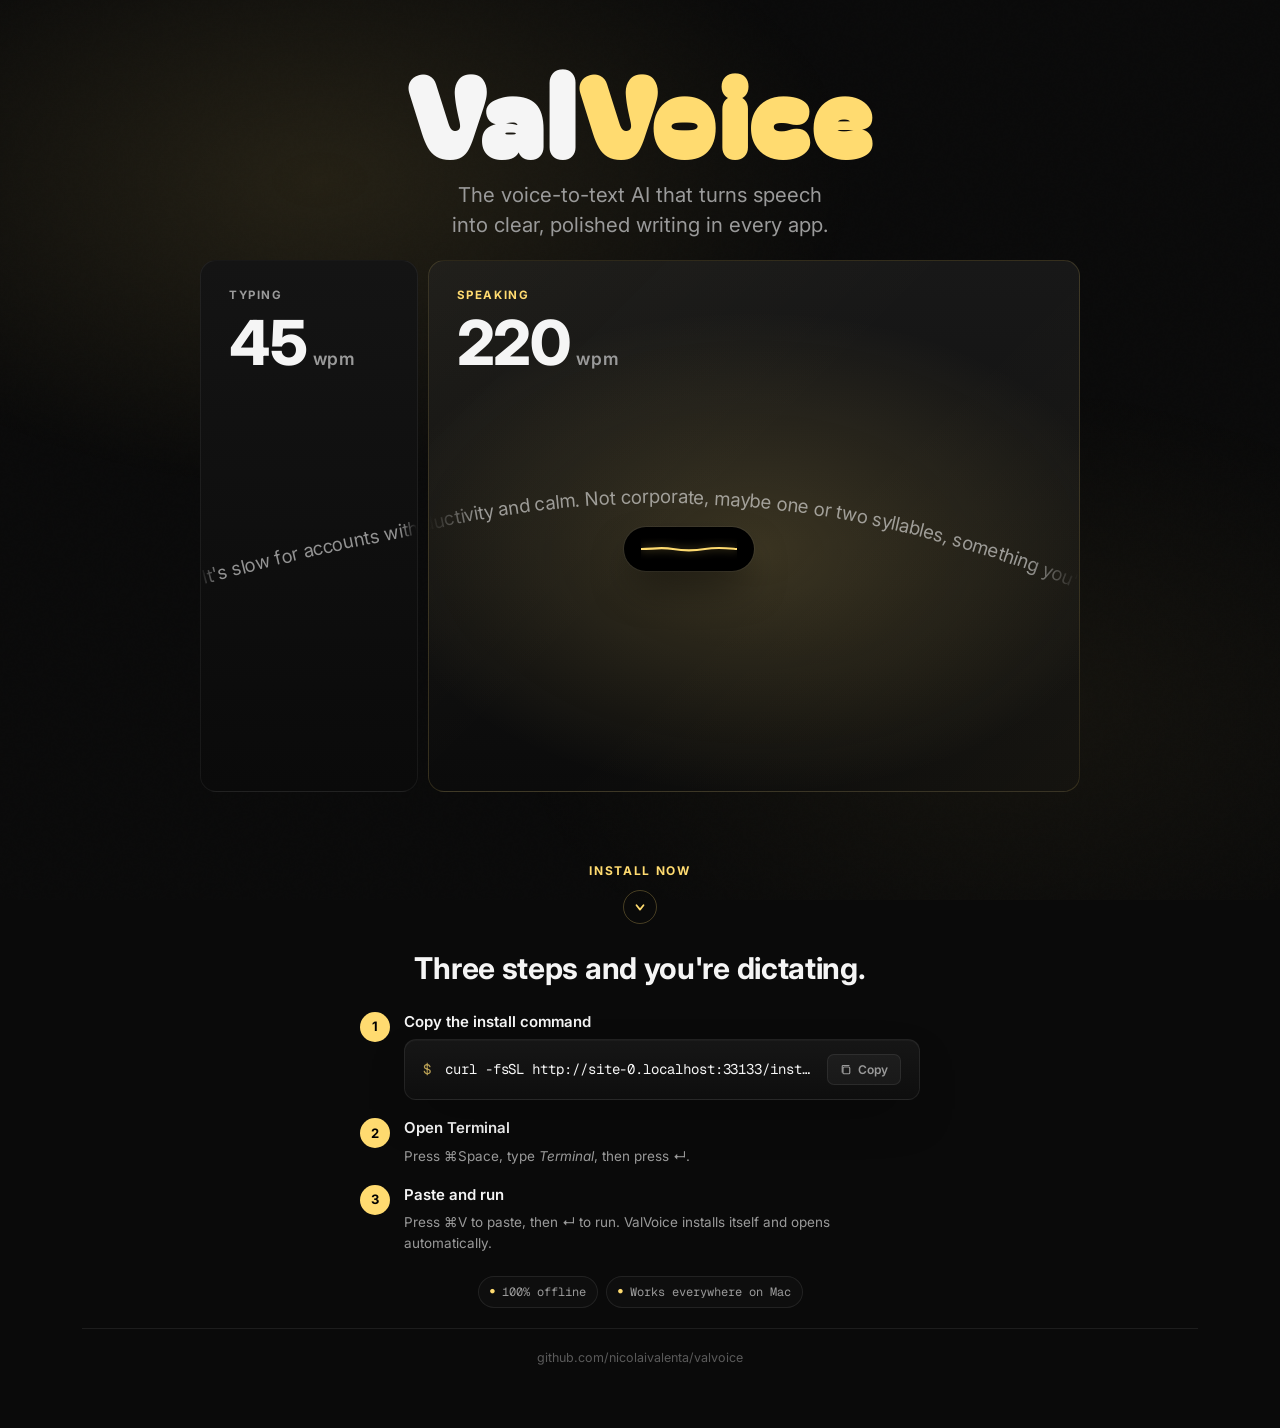
<file: web/index.html>
<!DOCTYPE html>
<html lang="en">
<head>
<meta charset="UTF-8">
<meta name="viewport" content="width=device-width, initial-scale=1">
<title>ValVoice</title>
<meta name="description" content="The voice-to-text AI that turns speech into clear, polished writing in every app. Free, offline dictation for Mac.">

<link rel="icon" type="image/png" sizes="32x32" href="/favicon-32.png">
<link rel="icon" type="image/png" sizes="64x64" href="/favicon-64.png">
<link rel="apple-touch-icon" href="/apple-touch-icon.png">

<meta property="og:title" content="ValVoice">
<meta property="og:description" content="The voice-to-text AI that turns speech into clear, polished writing in every app.">
<meta property="og:type" content="website">
<meta property="og:url" content="https://valvoice.pages.dev/">
<meta property="og:image" content="https://valvoice.pages.dev/og-image.png">
<meta property="og:image:width" content="1200">
<meta property="og:image:height" content="630">
<meta property="og:image:alt" content="ValVoice — voice-to-text AI for macOS">
<meta property="og:site_name" content="ValVoice">

<meta name="twitter:card" content="summary_large_image">
<meta name="twitter:title" content="ValVoice">
<meta name="twitter:description" content="The voice-to-text AI that turns speech into clear, polished writing in every app.">
<meta name="twitter:image" content="https://valvoice.pages.dev/og-image.png">

<link rel="preconnect" href="https://fonts.googleapis.com">
<link rel="preconnect" href="https://fonts.gstatic.com" crossorigin>
<link href="https://fonts.googleapis.com/css2?family=Bagel+Fat+One&family=Geist+Mono:wght@400;500&family=Inter:wght@400;500;600;700&display=swap" rel="stylesheet">

<style>
  :root {
    --yellow: #ffdb70;
    --yellow-2: #ffe493;
    --yellow-dim: #e8c055;
    --bg: #0a0a0a;
    --bg-2: #121212;
    --panel: #1a1a1a;
    --panel-2: #202020;
    --fg: #f5f5f5;
    --fg-muted: #9a9a9a;
    --fg-dim: #5a5a5a;
    --border: rgba(255,255,255,0.08);
    --mono: 'Geist Mono', ui-monospace, 'SF Mono', Menlo, monospace;
    --sans: 'Inter', -apple-system, BlinkMacSystemFont, system-ui, sans-serif;
    --display: 'Bagel Fat One', system-ui, sans-serif;
  }

  * { box-sizing: border-box; margin: 0; padding: 0; }

  html { scroll-behavior: smooth; }
  html, body {
    min-height: 100vh;
    background: var(--bg);
    color: var(--fg);
    font-family: var(--sans);
    font-size: 16px;
    line-height: 1.5;
    -webkit-font-smoothing: antialiased;
    -moz-osx-font-smoothing: grayscale;
    overflow-x: hidden;
  }

  body::before {
    content: "";
    position: fixed;
    inset: 0;
    background:
      radial-gradient(ellipse 900px 520px at 25% 20%, rgba(255, 219, 112, 0.11), transparent 60%),
      radial-gradient(ellipse 720px 460px at 78% 78%, rgba(255, 219, 112, 0.05), transparent 70%);
    pointer-events: none;
    z-index: 0;
  }

  body::after {
    content: "";
    position: fixed;
    inset: 0;
    background-image: url("data:image/svg+xml;utf8,<svg viewBox='0 0 200 200' xmlns='http://www.w3.org/2000/svg'><filter id='n'><feTurbulence type='fractalNoise' baseFrequency='0.9' numOctaves='2' stitchTiles='stitch'/></filter><rect width='100%' height='100%' filter='url(%23n)' opacity='0.5'/></svg>");
    opacity: 0.035;
    pointer-events: none;
    z-index: 1;
    mix-blend-mode: overlay;
  }

  .page {
    position: relative;
    z-index: 2;
    max-width: 1180px;
    margin: 0 auto;
    padding: 14px 32px 60px;
    min-height: 100vh;
    display: flex;
    flex-direction: column;
    gap: 20px;
  }

  /* ── Header ──────────────────────────────────────── */
  header {
    display: flex;
    justify-content: space-between;
    align-items: center;
    min-height: 24px; /* preserve layout space even when empty */
  }
  .brand-small {
    display: flex;
    align-items: center;
    gap: 10px;
    font-size: 14px;
    font-weight: 500;
    color: var(--fg-muted);
  }
  .brand-small .tile {
    width: 24px; height: 24px;
    background: var(--yellow);
    border-radius: 6px;
    display: grid; place-items: center;
    font-family: var(--display);
    color: #000;
    font-size: 18px;
    line-height: 0;
    padding-bottom: 3px;
  }
  header a {
    color: var(--fg-muted);
    text-decoration: none;
    font-size: 13px;
    font-weight: 500;
    transition: color 0.15s;
  }
  header a:hover { color: var(--fg); }

  /* ── Hero ────────────────────────────────────────── */
  .hero {
    text-align: center;
    display: flex;
    flex-direction: column;
    align-items: center;
    gap: 16px;
    max-width: 720px;
    margin: 0 auto;
    padding-top: 0;
  }

  .wordmark {
    font-family: var(--display);
    font-size: clamp(64px, 9vw, 112px);
    line-height: 0.95;
    letter-spacing: 0.04em;
    color: var(--fg);
  }
  .wordmark .accent { color: var(--yellow); }

  .tagline {
    font-size: clamp(18px, 1.6vw, 22px);
    line-height: 1.45;
    color: var(--fg-muted);
    font-weight: 400;
    max-width: 520px;
  }

  .scroll-hint-wrap {
    align-self: center;
    display: flex;
    flex-direction: column;
    align-items: center;
    gap: 10px;
    text-decoration: none;
    transform: translateY(50px);
  }
  .scroll-hint-label {
    font-family: var(--sans);
    font-size: 12px;
    font-weight: 700;
    letter-spacing: 0.14em;
    text-transform: uppercase;
    color: var(--yellow);
  }
  .scroll-hint {
    display: inline-flex;
    align-items: center;
    justify-content: center;
    width: 34px;
    height: 34px;
    border-radius: 50%;
    border: 1px solid rgba(255, 219, 112, 0.25);
    color: var(--yellow);
    animation: scrollBounce 1.9s ease-in-out infinite;
    background: transparent;
  }
  .scroll-hint svg { width: 14px; height: 14px; }
  .scroll-hint:hover {
    border-color: rgba(255, 219, 112, 0.55);
    background: rgba(255, 219, 112, 0.07);
  }
  @keyframes scrollBounce {
    0%, 100% { transform: translateY(0);   opacity: 0.7; }
    50%      { transform: translateY(5px); opacity: 1;   }
  }

  /* ── Download section (appears after showcase) ───── */
  .download {
    display: flex;
    flex-direction: column;
    align-items: center;
    gap: 18px;
    max-width: 640px;
    margin: 0 auto;
    text-align: center;
    padding-top: 20px;
  }
  .download-label {
    font-family: var(--sans);
    font-size: 12px;
    font-weight: 700;
    letter-spacing: 0.14em;
    text-transform: uppercase;
    color: var(--yellow);
  }
  .download-heading {
    font-family: var(--sans);
    font-size: clamp(22px, 2.4vw, 30px);
    font-weight: 700;
    line-height: 1.2;
    color: var(--fg);
    letter-spacing: -0.01em;
    max-width: 520px;
  }

  /* Sequential install steps */
  .steps {
    list-style: none;
    display: flex;
    flex-direction: column;
    gap: 18px;
    width: 100%;
    max-width: 560px;
    text-align: left;
    counter-reset: step;
    margin-top: 8px;
  }
  .step {
    display: grid;
    grid-template-columns: 30px 1fr;
    gap: 14px;
    align-items: start;
  }
  .step::before {
    counter-increment: step;
    content: counter(step);
    width: 30px;
    height: 30px;
    display: grid;
    place-items: center;
    border-radius: 50%;
    background: var(--yellow);
    color: #000;
    font-family: var(--sans);
    font-weight: 700;
    font-size: 13px;
    line-height: 1;
  }
  .step-body {
    display: flex;
    flex-direction: column;
    gap: 8px;
    min-width: 0;
  }
  .step-title {
    font-family: var(--sans);
    font-size: 15px;
    font-weight: 600;
    color: var(--fg);
    line-height: 1.3;
  }
  .step-detail {
    font-size: 13.5px;
    color: var(--fg-muted);
    line-height: 1.55;
  }
  .step .install { max-width: none; }

  .install {
    position: relative;
    background: linear-gradient(180deg, #161616 0%, #0e0e0e 100%);
    border: 1px solid var(--border);
    border-radius: 12px;
    padding: 14px 18px;
    display: flex;
    align-items: center;
    gap: 14px;
    box-shadow: 0 1px 0 rgba(255,255,255,0.03) inset, 0 20px 50px -20px rgba(0,0,0,0.6);
    width: 100%;
    max-width: 560px;
  }
  .install::before {
    content: "$";
    font-family: var(--mono);
    font-size: 14px;
    color: var(--yellow);
    opacity: 0.7;
  }
  .install code {
    flex: 1;
    font-family: var(--mono);
    font-size: 14px;
    color: var(--fg);
    letter-spacing: -0.005em;
    white-space: nowrap;
    overflow: hidden;
    text-overflow: ellipsis;
  }
  .copy-btn {
    display: inline-flex;
    align-items: center;
    gap: 6px;
    padding: 7px 12px;
    font-family: var(--sans);
    font-size: 12px;
    font-weight: 600;
    color: var(--fg-muted);
    background: rgba(255,255,255,0.04);
    border: 1px solid var(--border);
    border-radius: 7px;
    cursor: pointer;
    transition: all 0.15s ease;
    white-space: nowrap;
  }
  .copy-btn:hover {
    color: var(--yellow);
    border-color: rgba(255, 219, 112, 0.3);
    background: rgba(255, 219, 112, 0.06);
  }
  .copy-btn[data-copied="true"] {
    color: #000;
    background: var(--yellow);
    border-color: var(--yellow);
  }
  .copy-btn svg { width: 12px; height: 12px; }

  .helper {
    font-size: 13px;
    color: var(--fg-muted);
    line-height: 1.55;
  }
  .helper .kbd {
    display: inline-block;
    font-family: var(--mono);
    font-size: 11.5px;
    padding: 1px 6px;
    background: rgba(255,255,255,0.07);
    border: 1px solid var(--border);
    border-radius: 4px;
    color: var(--fg);
    margin: 0 1px;
    vertical-align: 1px;
  }

  .features {
    list-style: none;
    display: flex;
    flex-wrap: wrap;
    gap: 8px;
    margin-top: 4px;
  }
  .features li {
    font-family: var(--mono);
    font-size: 12px;
    color: var(--fg-muted);
    padding: 6px 11px;
    border: 1px solid var(--border);
    border-radius: 999px;
    background: rgba(255,255,255,0.02);
  }
  .features li::before {
    content: "●";
    color: var(--yellow);
    margin-right: 7px;
    font-size: 8px;
    vertical-align: 2px;
  }

  /* ── Showcase ────────────────────────────────────── */
  .showcase {
    position: relative;
    display: flex;
    justify-content: center;
  }

  /* Speed comparison — two cards, same passage, different scroll rates */
  .compare {
    width: 100%;
    max-width: 880px;
    height: 532px;
    display: grid;
    grid-template-columns: 1fr 3fr;
    gap: 10px;
  }
  .compare-card {
    position: relative;
    overflow: hidden;
    border-radius: 16px;
    border: 1px solid rgba(255, 255, 255, 0.06);
    padding: 26px 28px;
    display: flex;
    flex-direction: column;
  }
  .compare-keyboard {
    background: linear-gradient(180deg, #141414 0%, #0a0a0a 100%);
  }
  .compare-valvoice {
    background:
      radial-gradient(ellipse 90% 70% at 50% 55%, rgba(255, 219, 112, 0.18), transparent 65%),
      linear-gradient(135deg, rgba(255, 219, 112, 0.04) 0%, transparent 45%, transparent 55%, rgba(255, 219, 112, 0.04) 100%),
      linear-gradient(180deg, #181818 0%, #0b0b0b 100%);
    border-color: rgba(255, 219, 112, 0.14);
  }
  .compare-meta {
    position: relative;
    z-index: 3;
    display: flex;
    flex-direction: column;
    gap: 8px;
  }
  .compare-label {
    font-family: var(--sans);
    font-size: 11.5px;
    font-weight: 700;
    letter-spacing: 0.14em;
    text-transform: uppercase;
    color: var(--fg-muted);
  }
  .compare-valvoice .compare-label { color: var(--yellow); }
  .compare-number {
    font-family: var(--sans);
    font-size: clamp(34px, 5.6vw, 62px);
    font-weight: 800;
    line-height: 1;
    letter-spacing: -0.02em;
    color: var(--fg);
    display: flex;
    align-items: baseline;
    gap: 6px;
  }
  .compare-number em {
    font-size: 0.28em;
    font-style: normal;
    font-weight: 600;
    letter-spacing: 0.05em;
    color: var(--fg-muted);
    text-transform: lowercase;
  }
  /* One SVG per card. Paths are designed so the y-coord at the card
     boundary matches, keeping the continuous-arc look. Each card's
     overflow: hidden clips the SVG — nothing renders in the card gap. */
  .compare-band {
    position: absolute;
    inset: 0;
    width: 100%;
    height: 100%;
    pointer-events: none;
    z-index: 1;
    mask-image: linear-gradient(to right, transparent 0%, #000 8%, #000 92%, transparent 100%);
    -webkit-mask-image: linear-gradient(to right, transparent 0%, #000 8%, #000 92%, transparent 100%);
  }
  .compare-band text {
    font-family: var(--sans);
    font-size: 19px;
    font-weight: 400;
    fill: rgba(255, 255, 255, 0.55);
    letter-spacing: -0.005em;
  }
  .compare-valvoice .pill {
    top: auto;
    bottom: 220px;
    transform: translateX(calc(-50% - 65px));
    z-index: 4;
  }

  .window {
    width: 100%;
    max-width: 880px;
    background: var(--bg-2);
    border: 1px solid var(--border);
    border-radius: 12px;
    box-shadow:
      0 1px 0 rgba(255,255,255,0.04) inset,
      0 60px 120px -40px rgba(0,0,0,0.7),
      0 30px 60px -20px rgba(0,0,0,0.5);
    overflow: hidden;
  }

  .titlebar {
    height: 36px;
    background: #161616;
    border-bottom: 1px solid var(--border);
    display: flex;
    align-items: center;
    padding-left: 14px;
    gap: 8px;
  }
  .dot {
    width: 12px; height: 12px;
    border-radius: 50%;
    background: #3a3a3a;
  }
  .dot.red { background: #ff5f56; }
  .dot.yellow { background: #ffbd2e; }
  .dot.green { background: #27c93f; }

  .app-body {
    display: grid;
    grid-template-columns: 170px 1fr;
    height: 440px;
  }

  .sidebar {
    background: #101010;
    border-right: 1px solid var(--border);
    padding: 14px 10px;
    display: flex;
    flex-direction: column;
    gap: 3px;
    font-size: 12.5px;
  }
  .sidebar-brand {
    display: flex;
    align-items: center;
    gap: 8px;
    padding: 6px 10px 12px;
    font-weight: 600;
    color: var(--fg);
  }
  .sidebar-brand .s-tile {
    width: 18px; height: 18px;
    background: var(--yellow);
    border-radius: 5px;
    display: grid; place-items: center;
    font-family: var(--display);
    color: #000;
    font-size: 13px;
    line-height: 0;
    padding-bottom: 2px;
  }
  .nav-item {
    display: flex;
    align-items: center;
    gap: 9px;
    padding: 6px 10px;
    border-radius: 6px;
    color: var(--fg-muted);
    cursor: default;
  }
  .nav-item .i {
    width: 14px; height: 14px;
    border-radius: 3px;
    background: currentColor;
    opacity: 0.6;
    mask-repeat: no-repeat;
    mask-position: center;
    mask-size: contain;
  }
  /* svg-as-mask for nav icons — filled shapes matching the app's SF Symbol .fill variants */
  .nav-item .i.gauge   { mask-image: url("data:image/svg+xml;utf8,<svg xmlns='http://www.w3.org/2000/svg' viewBox='0 0 16 16'><path fill-rule='evenodd' d='M8 2a6 6 0 0 0-5.5 8.3l1.4-.6A4.5 4.5 0 0 1 8 3.5a4.5 4.5 0 0 1 4.1 6.3l1.4.6A6 6 0 0 0 8 2zm0 3.5a.6.6 0 0 0-.6.6v2.7a1 1 0 1 0 1.2 0V6.1A.6.6 0 0 0 8 5.5z' fill='black'/></svg>"); }
  .nav-item .i.wave    { mask-image: url("data:image/svg+xml;utf8,<svg xmlns='http://www.w3.org/2000/svg' viewBox='0 0 16 16'><g fill='black'><rect x='1.8' y='6.8' width='1.5' height='2.4' rx='.75'/><rect x='4.4' y='5' width='1.5' height='6' rx='.75'/><rect x='7' y='3' width='1.5' height='10' rx='.75'/><rect x='9.6' y='5' width='1.5' height='6' rx='.75'/><rect x='12.2' y='6.8' width='1.5' height='2.4' rx='.75'/></g></svg>"); }
  .nav-item .i.doc     { mask-image: url("data:image/svg+xml;utf8,<svg xmlns='http://www.w3.org/2000/svg' viewBox='0 0 16 16'><path d='M4 2a1 1 0 0 0-1 1v10a1 1 0 0 0 1 1h8a1 1 0 0 0 1-1V6l-4-4H4zm5 1 3 3H9V3z' fill='black'/></svg>"); }
  .nav-item .i.brain   { mask-image: url("data:image/svg+xml;utf8,<svg xmlns='http://www.w3.org/2000/svg' viewBox='0 0 16 16'><path d='M6.5 2.2a2.5 2.5 0 0 0-2.4 1.8 2 2 0 0 0-.9 3 2 2 0 0 0 1 3.3 2 2 0 0 0 2 2 2.5 2.5 0 0 0 2.3 1.5A.7.7 0 0 0 9 13V3.5a1.3 1.3 0 0 0-1.3-1.3h-1.2zM9.5 2.2a2.5 2.5 0 0 1 2.4 1.8 2 2 0 0 1 .9 3 2 2 0 0 1-1 3.3 2 2 0 0 1-2 2 2.5 2.5 0 0 1-2.3 1.5A.7.7 0 0 1 7 13V3.5a1.3 1.3 0 0 1 1.3-1.3h1.2z' fill='black'/></svg>"); }
  .nav-item .i.shield  { mask-image: url("data:image/svg+xml;utf8,<svg xmlns='http://www.w3.org/2000/svg' viewBox='0 0 16 16'><path d='M8 1.5 2.5 3.5v5c0 3.3 2.3 6 5.5 6.5 3.2-.5 5.5-3.2 5.5-6.5v-5L8 1.5z' fill='black'/></svg>"); }
  .nav-item .i.mic     { mask-image: url("data:image/svg+xml;utf8,<svg xmlns='http://www.w3.org/2000/svg' viewBox='0 0 16 16'><path d='M8 1.5a2.5 2.5 0 0 0-2.5 2.5v4a2.5 2.5 0 0 0 5 0V4A2.5 2.5 0 0 0 8 1.5zM4 7.5a.5.5 0 0 0-.5.5 4.5 4.5 0 0 0 4 4.47V14H5a.5.5 0 0 0 0 1h6a.5.5 0 0 0 0-1H8.5v-1.53A4.5 4.5 0 0 0 12.5 8a.5.5 0 0 0-1 0 3.5 3.5 0 0 1-7 0 .5.5 0 0 0-.5-.5z' fill='black'/></svg>"); }
  .nav-item .i.book    { mask-image: url("data:image/svg+xml;utf8,<svg xmlns='http://www.w3.org/2000/svg' viewBox='0 0 16 16'><path d='M5 2h7a.5.5 0 0 1 .5.5v11a.5.5 0 0 1-.5.5H5a1.5 1.5 0 0 1 0-3h6.5V2.5H5A1.5 1.5 0 0 0 3.5 4v8.5A1.5 1.5 0 0 0 5 14h7v1H5a2.5 2.5 0 0 1-2.5-2.5V4A2.5 2.5 0 0 1 5 1.5h.1a.5.5 0 0 1 0 .5z' fill='black'/></svg>"); }
  .nav-item .i.gear    { mask-image: url("data:image/svg+xml;utf8,<svg xmlns='http://www.w3.org/2000/svg' viewBox='0 0 16 16'><path fill-rule='evenodd' d='M7.1 1.6a.8.8 0 0 1 1.8 0l.2 1.05a5 5 0 0 1 1.5.62l.9-.58a.8.8 0 0 1 1.2 1.2l-.58.9a5 5 0 0 1 .62 1.5L14 6.8a.8.8 0 0 1 0 1.4l-1.1.2a5 5 0 0 1-.62 1.5l.58.9a.8.8 0 0 1-1.2 1.2l-.9-.58a5 5 0 0 1-1.5.62L8.9 12.9a.8.8 0 0 1-1.8 0l-.2-1.05a5 5 0 0 1-1.5-.62l-.9.58a.8.8 0 0 1-1.2-1.2l.58-.9a5 5 0 0 1-.62-1.5L2 8.2a.8.8 0 0 1 0-1.4l1.1-.2a5 5 0 0 1 .62-1.5l-.58-.9a.8.8 0 0 1 1.2-1.2l.9.58a5 5 0 0 1 1.5-.62L7.1 1.6zM8 5.4a2.6 2.6 0 1 0 0 5.2 2.6 2.6 0 0 0 0-5.2z' fill='black'/></svg>"); }

  .nav-item.active {
    background: var(--yellow);
    color: #000;
    font-weight: 600;
  }
  .nav-item.active .i { opacity: 1; }

  .content {
    padding: 20px;
    overflow: hidden;
  }
  .hero-banner {
    background: linear-gradient(135deg, var(--yellow-2) 0%, var(--yellow) 50%, var(--yellow-dim) 100%);
    border-radius: 12px;
    padding: 20px 24px;
    margin-bottom: 16px;
    color: #000;
  }
  .hero-banner .t1 {
    font-size: 13px;
    font-weight: 700;
    opacity: 0.72;
    margin-bottom: 4px;
  }
  .hero-banner .t2 {
    font-size: 22px;
    font-weight: 800;
    font-family: var(--sans);
    line-height: 1.1;
  }
  .hero-banner .t2 strong {
    font-family: var(--sans);
    font-weight: 800;
    font-size: 24px;
    letter-spacing: -0.015em;
  }
  .hero-banner .sub {
    font-size: 12px;
    font-weight: 500;
    opacity: 0.65;
    margin-top: 6px;
  }

  .cards {
    display: grid;
    grid-template-columns: 1fr 1fr;
    gap: 10px;
  }
  .card {
    background: var(--panel);
    border-radius: 10px;
    padding: 14px 16px;
  }
  .card .c-row {
    display: flex;
    align-items: center;
    gap: 8px;
    margin-bottom: 8px;
  }
  .card .c-icon {
    width: 22px; height: 22px;
    border-radius: 5px;
    display: grid; place-items: center;
  }
  .card .c-icon.purple { background: rgba(170, 120, 255, 0.2); color: #c4a0ff; }
  .card .c-icon.blue   { background: rgba(255, 219, 112, 0.18); color: var(--yellow); }
  .card .c-icon.orange { background: rgba(255, 152, 70, 0.2); color: #ffb070; }
  .card .c-icon.yellow { background: rgba(255, 219, 112, 0.2); color: var(--yellow); }
  .card .c-icon svg { width: 12px; height: 12px; }
  .card .c-title {
    font-size: 11px;
    font-weight: 600;
    color: var(--fg-muted);
  }
  .card .c-value {
    font-size: 22px;
    font-weight: 800;
    color: var(--fg);
    letter-spacing: -0.015em;
    margin-bottom: 2px;
  }
  .card .c-sub {
    font-size: 10.5px;
    color: var(--fg-dim);
  }

  /* ── Mini recorder pill (overlapping) ────────────── */
  .pill {
    position: absolute;
    bottom: 16px;
    left: 50%;
    transform: translateX(-50%);
    background: #000;
    border-radius: 22px;
    padding: 10px 16px;
    display: flex;
    align-items: center;
    justify-content: center;
    height: 44px;
    width: 130px;
    box-shadow:
      0 20px 40px -10px rgba(0,0,0,0.6),
      0 0 0 1px rgba(255,255,255,0.06);
    position: absolute;
  }

  .pill-viz {
    position: relative;
    width: 96px;
    height: 22px;
    overflow: visible;
    display: flex;
    align-items: center;
    justify-content: center;
  }

  /* Spline that wiggles in place — no scrolling, endpoints pinned at center */
  .pill-wave {
    position: absolute;
    left: 0;
    top: 50%;
    transform: translateY(-50%);
    width: 96px;
    height: 22px;
    pointer-events: none;
  }
  .pill-wave svg {
    width: 100%;
    height: 100%;
  }
  .pill-wave path {
    fill: none;
    stroke: var(--yellow);
    stroke-width: 2.2;
    stroke-linecap: round;
    stroke-linejoin: round;
    filter: drop-shadow(0 0 4px rgba(255, 219, 112, 0.5));
    animation: wiggleInPlace 3.2s ease-in-out infinite, strokePulse 3.2s ease-in-out infinite;
  }

  /* Endpoints (0,11) and (96,11) stay pinned. Smooth S-continuation curves between
     4 interior control points — all tangents align, so the wave has no sharp corners. */
  @keyframes wiggleInPlace {
    0%   { d: path("M 0 11 C 12 11, 20 5, 32 11 S 52 17, 64 11 S 84 7, 96 11"); }
    25%  { d: path("M 0 11 C 12 11, 20 17, 32 11 S 52 5, 64 11 S 84 15, 96 11"); }
    50%  { d: path("M 0 11 C 12 11, 20 8, 32 11 S 52 15, 64 11 S 84 5, 96 11"); }
    75%  { d: path("M 0 11 C 12 11, 20 15, 32 11 S 52 7, 64 11 S 84 17, 96 11"); }
    100% { d: path("M 0 11 C 12 11, 20 5, 32 11 S 52 17, 64 11 S 84 7, 96 11"); }
  }
  @keyframes strokePulse {
    0%, 100% { stroke-width: 2;   filter: drop-shadow(0 0 3px rgba(255,219,112,0.4)); }
    50%      { stroke-width: 2.4; filter: drop-shadow(0 0 5px rgba(255,219,112,0.6)); }
  }

  /* ── Footer ──────────────────────────────────────── */
  footer {
    display: flex;
    justify-content: center;
    align-items: center;
    padding-top: 20px;
    border-top: 1px solid var(--border);
    font-size: 12.5px;
    color: var(--fg-dim);
  }
  footer a {
    color: var(--fg-dim);
    text-decoration: none;
    transition: color 0.15s;
  }
  footer a:hover { color: var(--fg-muted); }

  /* ── Mobile ──────────────────────────────────────── */
  @media (max-width: 820px) {
    .page { padding: 20px 20px 50px; gap: 32px; }
    .wordmark { font-size: 52px; }
    .compare {
      height: 432px;
      grid-template-columns: 1fr 2.5fr;
      gap: 8px;
    }
    .compare-card { padding: 18px 20px; }
    .compare-text-track { height: 48px; top: 62%; }
    .pill { height: 38px; padding: 8px 14px; width: 110px; }
    .pill-viz, .pill-wave { width: 78px; }
    .pill-wave svg { width: 156px; }
    .copy-btn span { display: none; }
  }

  @media (max-width: 540px) {
    .wordmark { font-size: 42px; }
    .compare { grid-template-columns: 1fr 2fr; }
    .compare-card { padding: 14px 16px; }
    .pill { padding: 7px 12px; height: 34px; width: 94px; }
    .pill-viz, .pill-wave { width: 64px; }
    .pill-wave svg { width: 128px; }
    .features { gap: 6px; }
    .features li { font-size: 11px; padding: 5px 9px; }
  }

  @media (prefers-reduced-motion: reduce) {
    .pill-wave svg, .pill-wave path, .scroll-hint, .compare-text { animation: none; }
    html { scroll-behavior: auto; }
  }
</style>
</head>
<body>
<main class="page">
  <header aria-hidden="true"></header>

  <section class="hero">
    <h1 class="wordmark">Val<span class="accent">Voice</span></h1>
    <p class="tagline">The voice-to-text AI that turns speech<br>into clear, polished writing in every app.</p>
  </section>

  <!-- ───── Speed comparison ────────────────────────── -->
  <section class="showcase" aria-label="ValVoice dictates about five times faster than typing">
    <div class="compare">
      <div class="compare-card compare-keyboard">
        <div class="compare-meta">
          <span class="compare-label">Typing</span>
          <span class="compare-number">45<em>wpm</em></span>
        </div>
        <svg class="compare-band" viewBox="0 0 220 532" preserveAspectRatio="none" aria-hidden="true">
          <defs>
            <path id="kb-curve" d="M 0 325 Q 110 295, 220 275" />
          </defs>
          <text>
            <textPath href="#kb-curve" startOffset="0" data-rate="3.75"></textPath>
          </text>
        </svg>
      </div>

      <div class="compare-card compare-valvoice">
        <div class="compare-meta">
          <span class="compare-label">Speaking</span>
          <span class="compare-number">220<em>wpm</em></span>
        </div>
        <svg class="compare-band" viewBox="0 0 660 532" preserveAspectRatio="none" aria-hidden="true">
          <defs>
            <path id="vv-curve" d="M 0 270 Q 330 195, 660 330" />
          </defs>
          <text>
            <textPath href="#vv-curve" startOffset="0" data-rate="18.33"></textPath>
          </text>
        </svg>

        <div class="pill" aria-hidden="true">
          <div class="pill-viz">
            <div class="pill-wave">
              <svg viewBox="0 0 96 22" preserveAspectRatio="none">
                <path d="M 0 11 C 12 11, 20 9, 32 11 S 52 13, 64 11 S 84 10, 96 11" />
              </svg>
            </div>
          </div>
        </div>
      </div>
    </div>
  </section>

  <a href="#install" class="scroll-hint-wrap" aria-label="Scroll to install instructions">
    <span class="scroll-hint-label">Install now</span>
    <span class="scroll-hint">
      <svg viewBox="0 0 16 16" fill="none" stroke="currentColor" stroke-width="2" stroke-linecap="round" stroke-linejoin="round">
        <polyline points="4 6 8 11 12 6"/>
      </svg>
    </span>
  </a>

  <!-- ───── How to download ─────────────────────────── -->
  <section class="download" id="install" aria-label="How to install">
    <div class="download-label" aria-hidden="true">&nbsp;</div>
    <h2 class="download-heading">Three steps and you're dictating.</h2>

    <ol class="steps">
      <li class="step">
        <div class="step-body">
          <div class="step-title">Copy the install command</div>
          <div class="install" role="region" aria-label="Install command">
            <code id="install-cmd">curl -fsSL https://valvoice.app/install | bash</code>
            <button class="copy-btn" id="copy-btn" aria-label="Copy install command">
              <svg viewBox="0 0 16 16" fill="none" stroke="currentColor" stroke-width="1.6" stroke-linecap="round" stroke-linejoin="round">
                <rect x="4" y="4" width="9" height="9" rx="1.5"/>
                <path d="M3 11V3a1 1 0 0 1 1-1h8"/>
              </svg>
              <span>Copy</span>
            </button>
          </div>
        </div>
      </li>

      <li class="step">
        <div class="step-body">
          <div class="step-title">Open Terminal</div>
          <div class="step-detail">
            Press <span class="kbd">⌘</span><span class="kbd">Space</span>, type <em>Terminal</em>, then press <span class="kbd">↵</span>.
          </div>
        </div>
      </li>

      <li class="step">
        <div class="step-body">
          <div class="step-title">Paste and run</div>
          <div class="step-detail">
            Press <span class="kbd">⌘</span><span class="kbd">V</span> to paste, then <span class="kbd">↵</span> to run. ValVoice installs itself and opens automatically.
          </div>
        </div>
      </li>
    </ol>

    <ul class="features">
      <li>100% offline</li>
      <li>Works everywhere on Mac</li>
    </ul>
  </section>

  <footer>
    <a href="https://github.com/nicolaivalenta/valvoice">github.com/nicolaivalenta/valvoice</a>
  </footer>
</main>

<script>
  (() => {
    const btn = document.getElementById('copy-btn');
    const cmd = document.getElementById('install-cmd');
    if (location.protocol === 'https:' || location.protocol === 'http:') {
      cmd.textContent = `curl -fsSL ${location.origin}/install.sh | bash`;
    }
    const label = btn.querySelector('span');
    const svg = btn.querySelector('svg');
    const originalSVG = svg.innerHTML;
    const checkSVG = '<path d="M3 8.5L6.5 12L13 4.5" stroke="currentColor" stroke-width="1.8" stroke-linecap="round" stroke-linejoin="round" fill="none"/>';

    btn.addEventListener('click', async () => {
      try {
        await navigator.clipboard.writeText(cmd.textContent.trim());
        btn.dataset.copied = 'true';
        if (label) label.textContent = 'Copied';
        svg.innerHTML = checkSVG;
        setTimeout(() => {
          btn.dataset.copied = 'false';
          if (label) label.textContent = 'Copy';
          svg.innerHTML = originalSVG;
        }, 1800);
      } catch (err) {
        const range = document.createRange();
        range.selectNode(cmd);
        const sel = window.getSelection();
        sel.removeAllRanges();
        sel.addRange(range);
      }
    });
  })();

  // Speed comparison: seamless marquee along curved textPaths.
  // Measures one cycle's rendered length via SVG getSubStringLength() so
  // the startOffset can wrap exactly — no visible snap at the loop.
  // Six sample prompts are shuffled per page load so the content varies.
  (() => {
    const PROMPTS = [
      "Hey, can you draft a quick email to the team letting them know we're pushing tomorrow's standup to ten because of the demo prep? Keep it friendly. Mention we're still tracking toward the milestone and thanks for being flexible. Also, can you start a new doc called Q2 priorities and put three bullets in it? Onboarding, retention, and pricing.",
      "Can you write up a summary of the call today? Focus on three things. The timeline shift, who's taking over the billing integration, and that we're pausing the mobile work until we get more data. Keep it under a page and send it to the team by end of day.",
      "I'm looking at a function that takes a user ID and returns a sorted list of their recent transactions. It's slow for accounts with lots of history. Can you walk me through what the function is doing and where the bottleneck might be? I suspect an N plus one query but I want to check.",
      "Recap my last hour for me. I had a design sync at nine, then a one on one with Maya, then the go-to-market planning meeting. I want to remember the key decisions and who owns the follow-ups. Flag anything I need to respond to before end of day.",
      "Can you draft a reply to the enterprise prospect who asked about SOC 2? Tell them we're in the middle of our audit and expect to be certified by Q3. In the meantime we can share our security whitepaper and walk them through our controls on a call. Keep it professional but warm.",
      "I need to brainstorm names for the new product. Something that feels like the intersection of productivity and calm. Not corporate, maybe one or two syllables, something you'd say out loud without feeling silly. Give me ten options and rank them by how memorable they'd be."
    ];

    function shuffle(arr) {
      const a = arr.slice();
      for (let i = a.length - 1; i > 0; i--) {
        const j = Math.floor(Math.random() * (i + 1));
        [a[i], a[j]] = [a[j], a[i]];
      }
      return a;
    }

    function init() {
      const bands = document.querySelectorAll('.compare-band');
      if (!bands.length) return;

      const reduced = matchMedia('(prefers-reduced-motion: reduce)').matches;
      const cycleText = shuffle(PROMPTS).join(' ') + ' ';
      const bufferText = reduced ? shuffle(PROMPTS)[0] : cycleText.repeat(3);

      bands.forEach(svg => {
        const tp = svg.querySelector('textPath');
        if (tp) tp.textContent = bufferText;
      });

      if (reduced) return;

      requestAnimationFrame(() => {
        bands.forEach(svg => {
          const tp = svg.querySelector('textPath');
          if (!tp) return;

          let cycleLength;
          try {
            cycleLength = tp.getSubStringLength(0, cycleText.length);
          } catch (e) {
            return;
          }
          if (!cycleLength || !isFinite(cycleLength)) return;

          const rate = parseFloat(tp.dataset.rate || '5');
          const cycleTime = cycleText.length / rate;
          const startOffsetRandom = Math.random() * cycleTime * 1000;
          let t0 = performance.now() - startOffsetRandom;

          function tick(now) {
            const elapsed = (now - t0) / 1000;
            const progress = (elapsed / cycleTime) % 1;
            const offset = -cycleLength + progress * cycleLength;
            tp.setAttribute('startOffset', offset);
            requestAnimationFrame(tick);
          }
          requestAnimationFrame(tick);
        });
      });
    }

    if (document.readyState === 'loading') {
      document.addEventListener('DOMContentLoaded', init);
    } else {
      init();
    }
  })();
</script>
</body>
</html>
</file>
